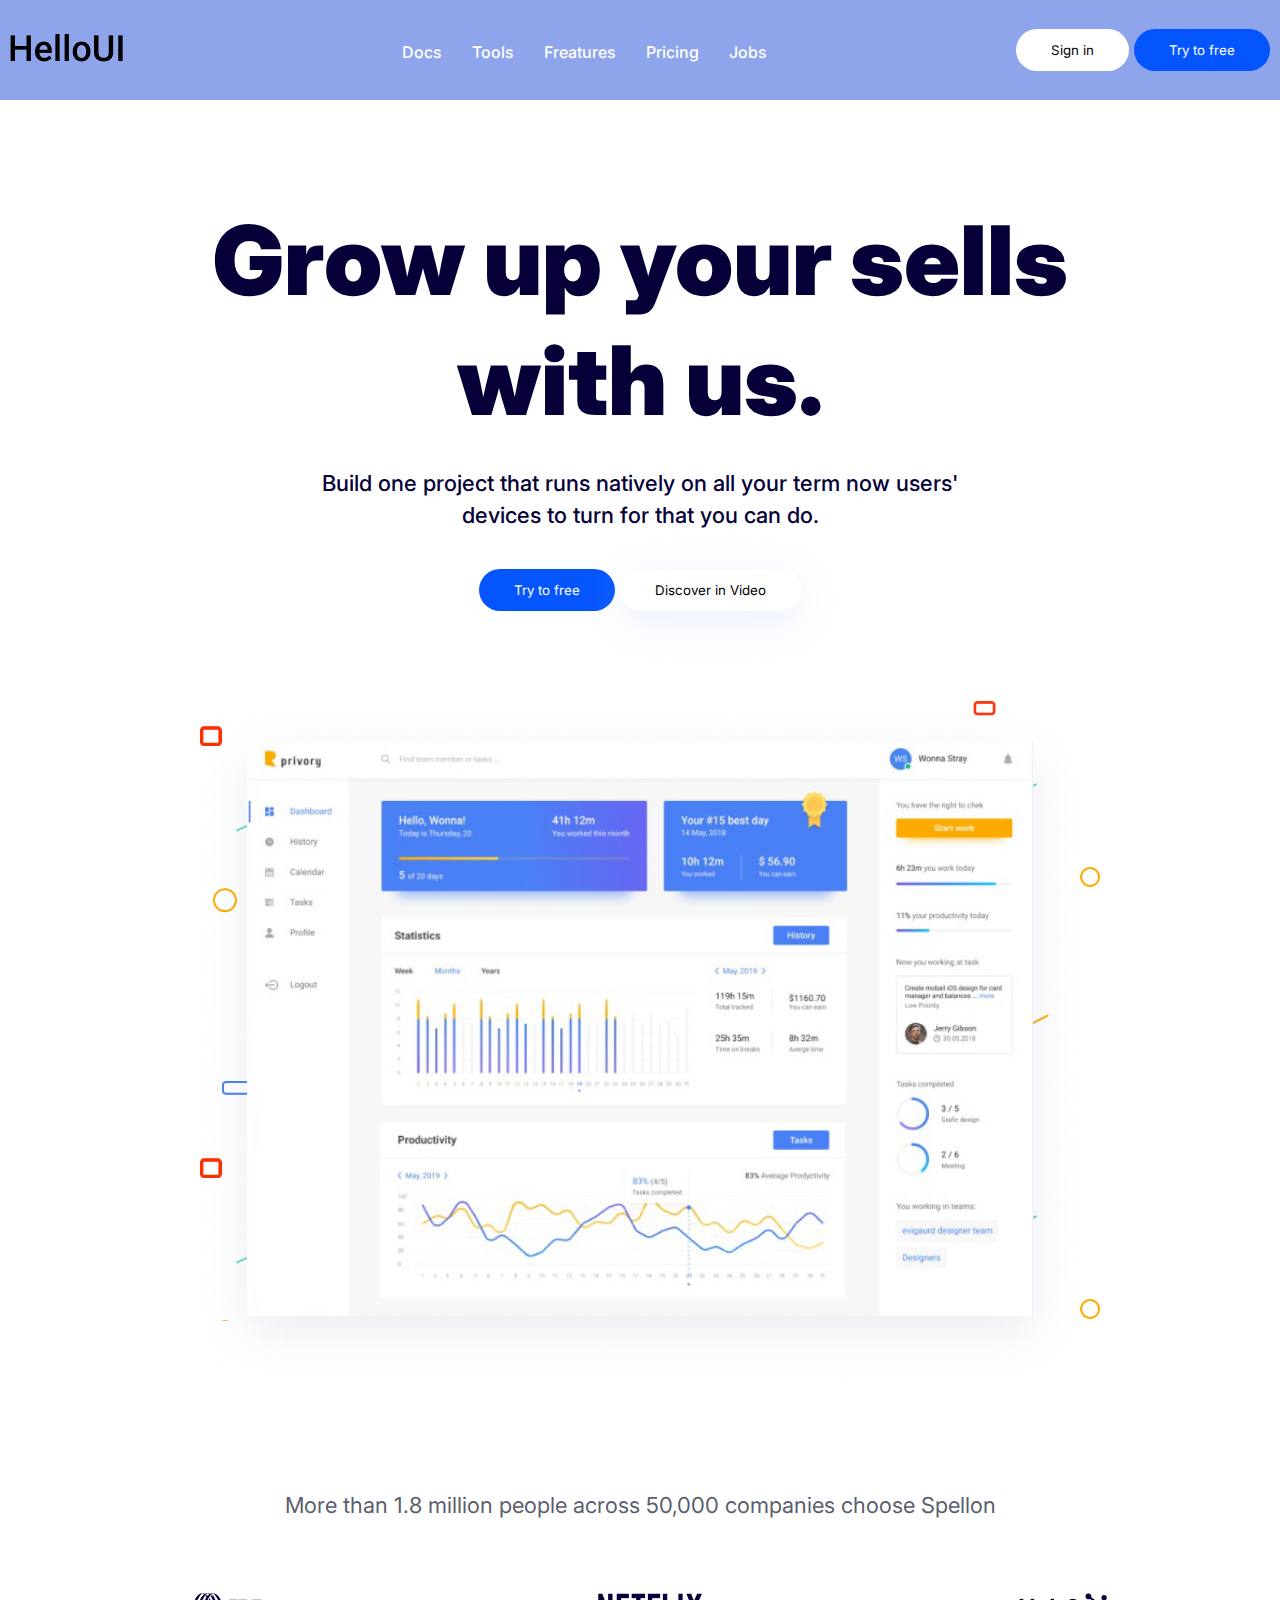
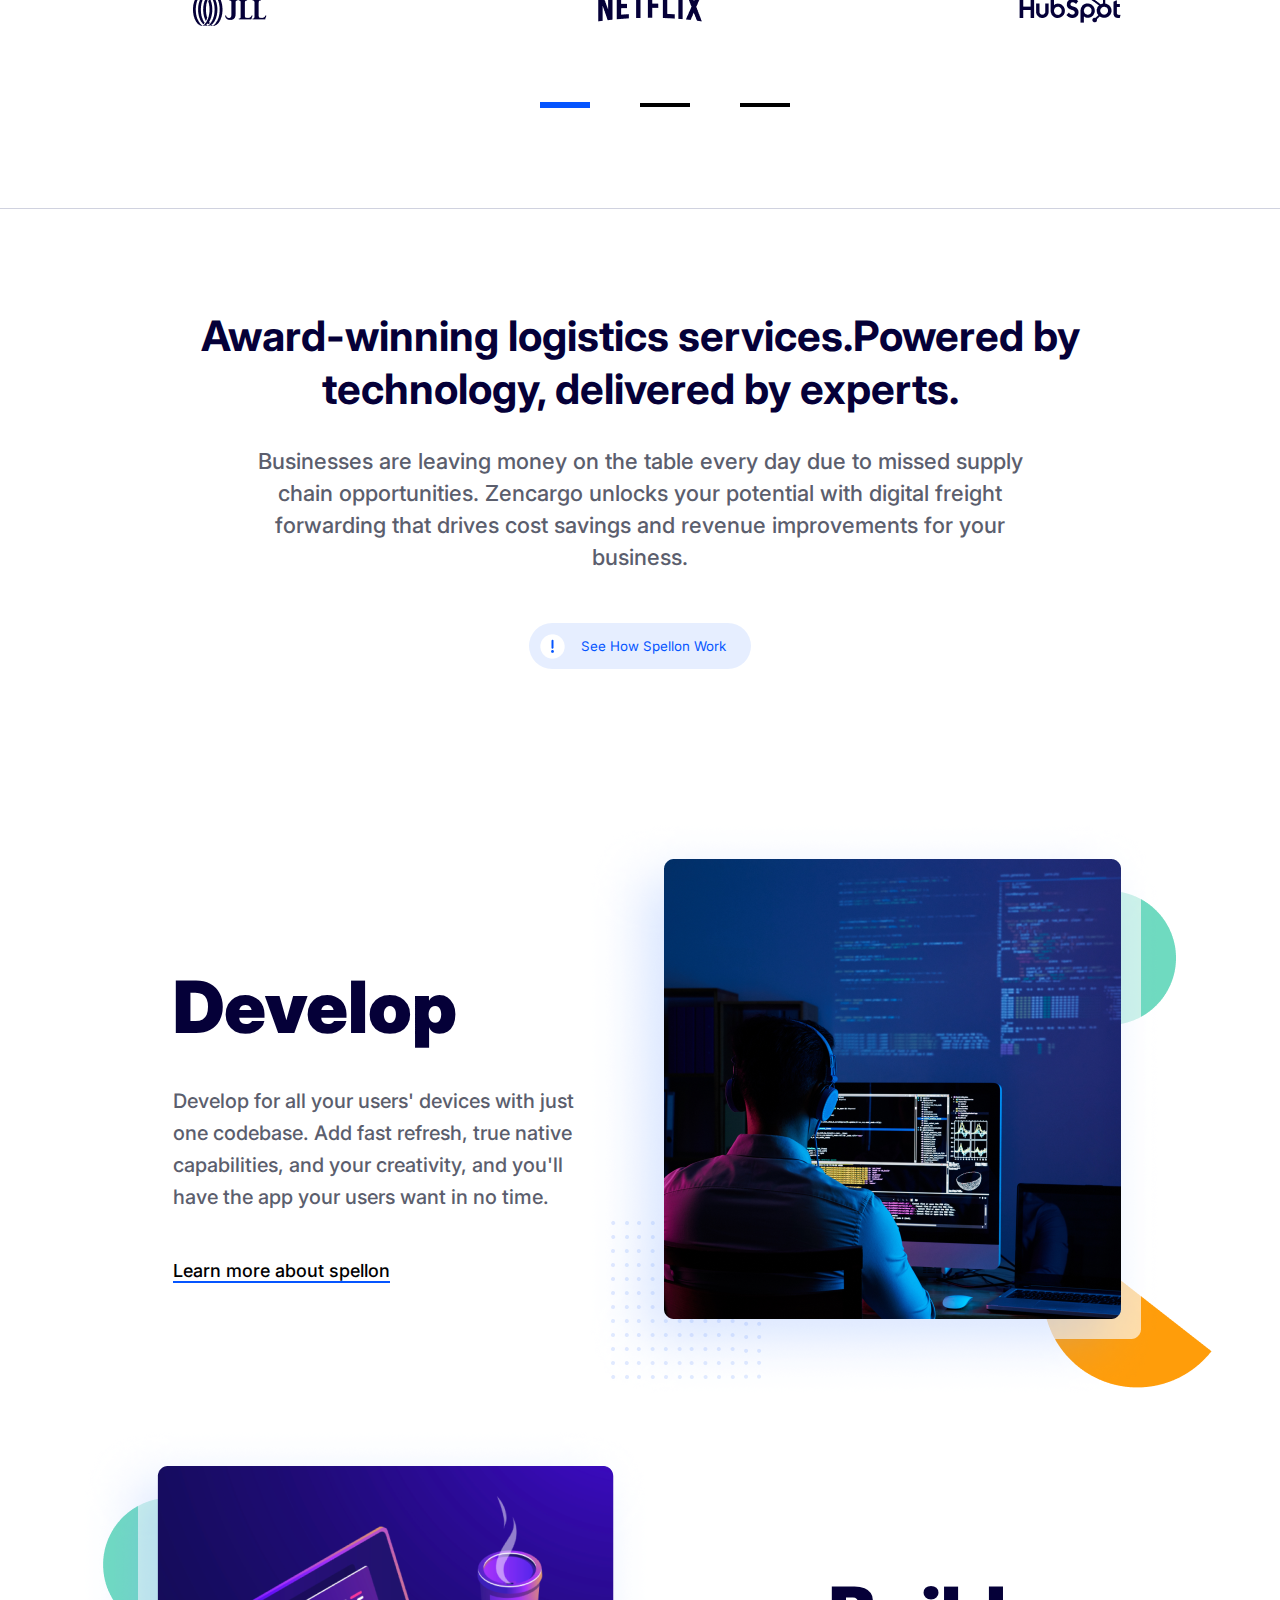
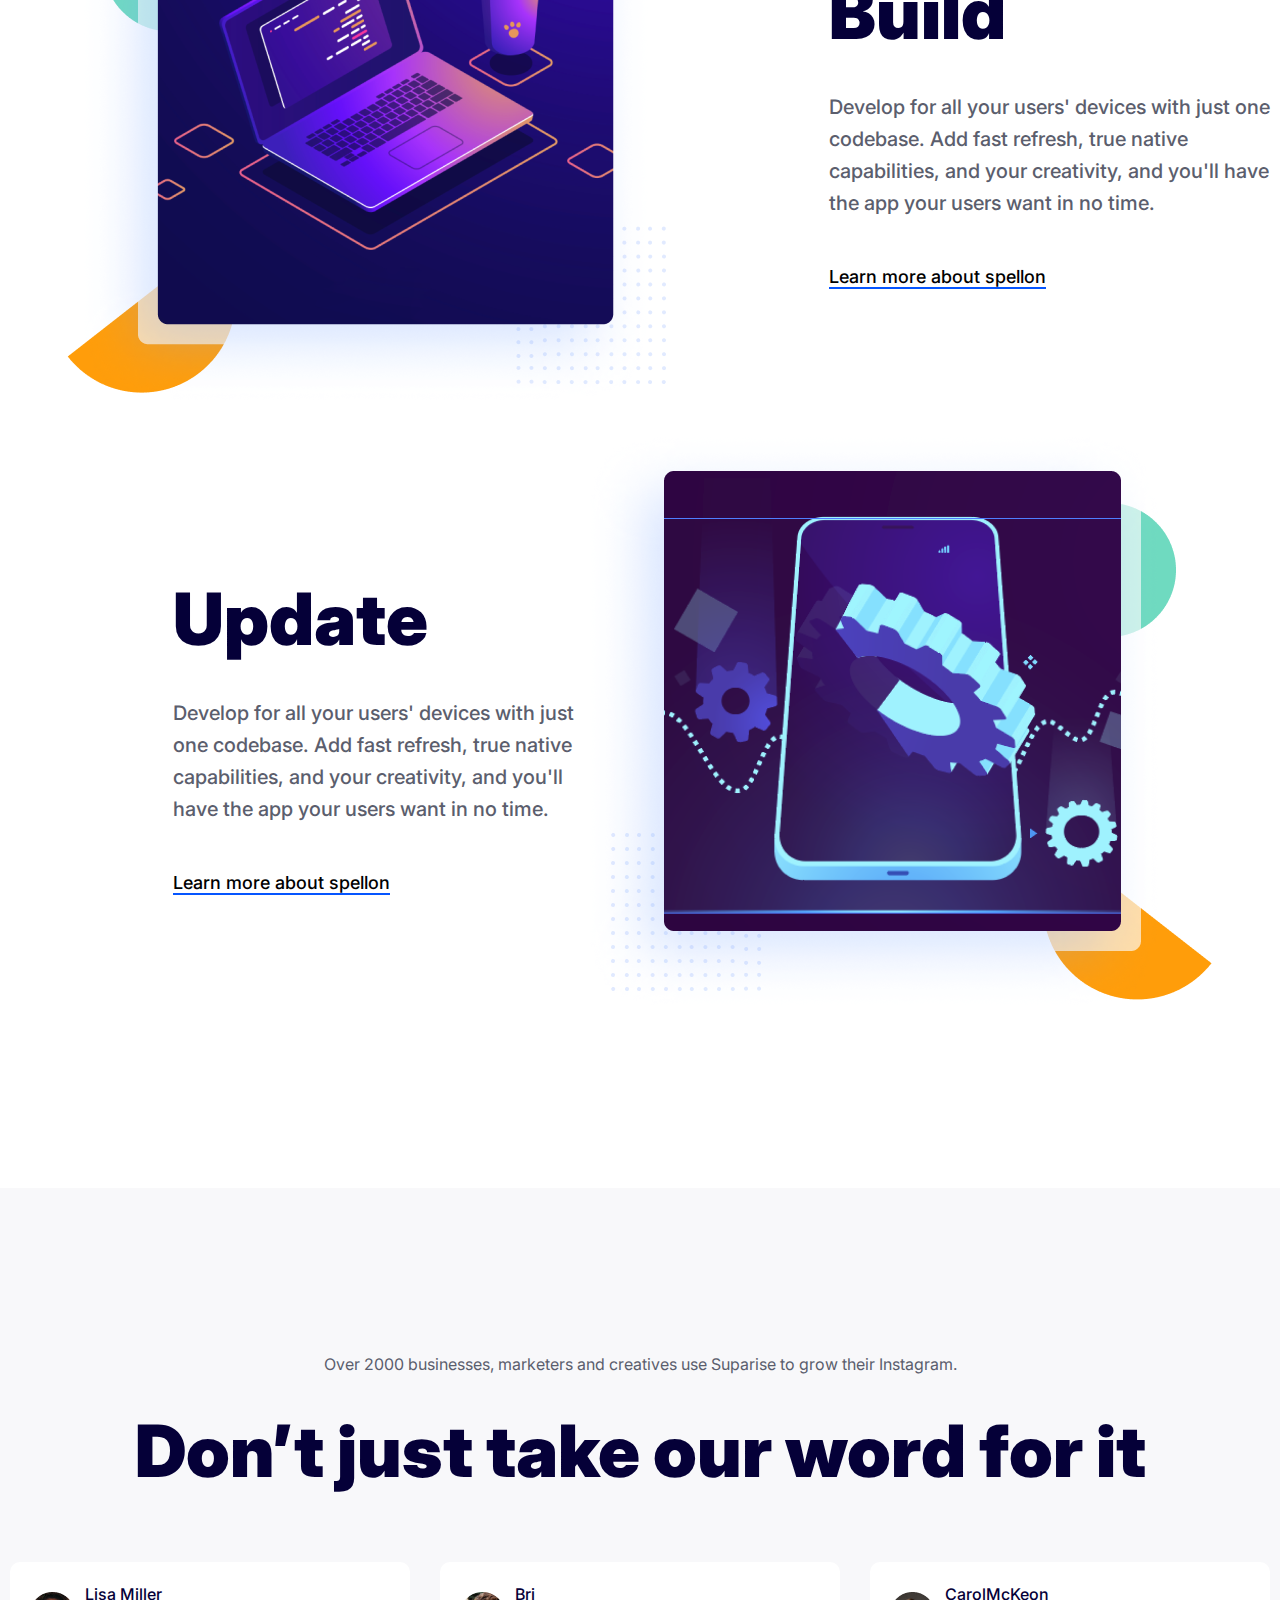
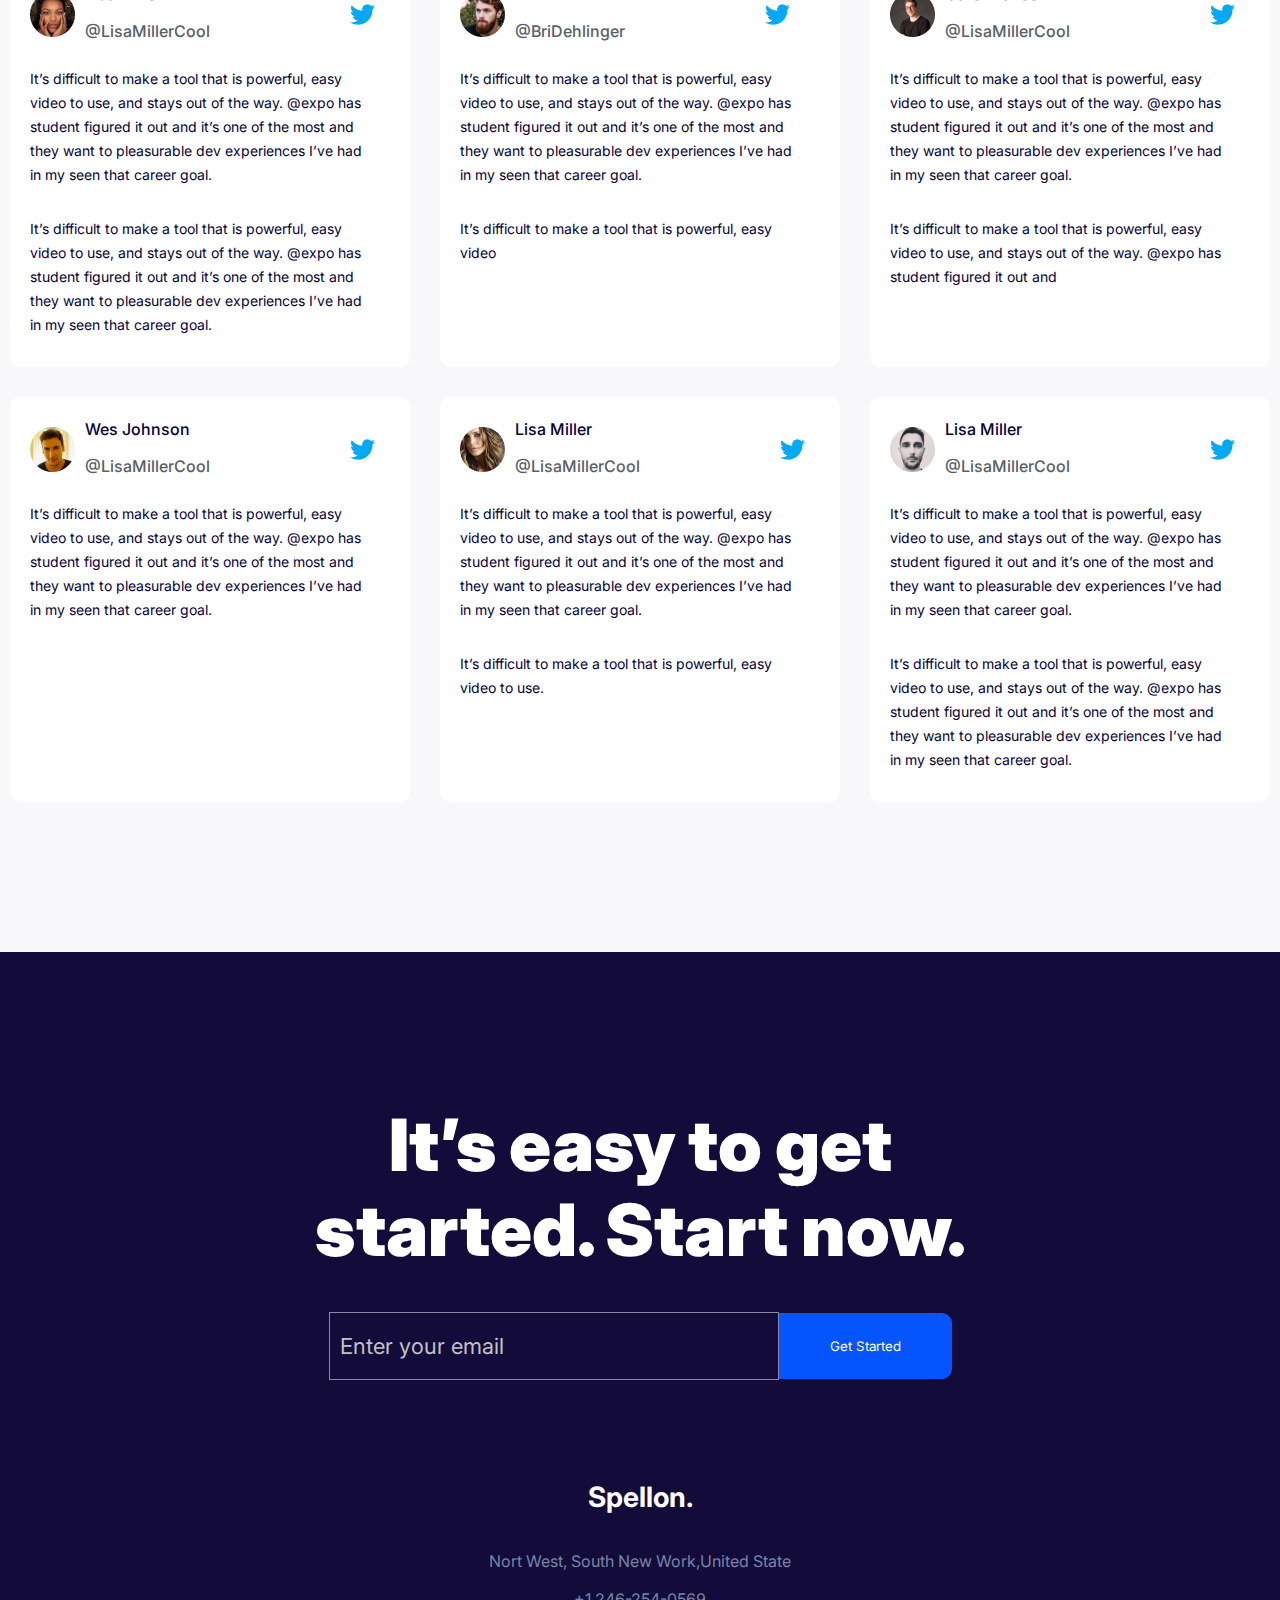
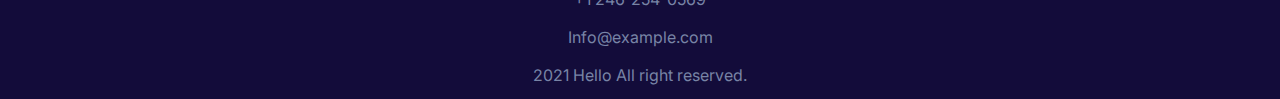
<file: index.html>
<!DOCTYPE html><html lang="en"><head><meta charset="UTF-8"><meta http-equiv="X-UA-Compatible" content="IE=edge"><meta name="viewport" content="width=device-width,initial-scale=1"><title>N-P</title><link rel="preconnect" href="https://fonts.googleapis.com"><link rel="preconnect" href="https://fonts.gstatic.com" crossorigin><link href="https://fonts.googleapis.com/css2?family=Inter:wght@400;500;700&display=swap" rel="stylesheet"><link rel="stylesheet" href="css/main.min.css"></head><body><div class="wrapper"><header class="header"><div class="container"><div class="header__body"><a class="header__logo" href="#"><img class="header__logo-img" src="img/logo.png" alt="logo"></a><div class="header__burger"><span></span></div><nav class="header__menu"><ul class="header__list"><li class="header__item"><a class="header__link" href="#docs">Docs</a></li><li class="header__item"><a class="header__link" href="#tools">Tools</a></li><li class="header__item"><a class="header__link" href="#freatures">Freatures</a></li><li class="header__item"><a class="header__link" href="#pricing">Pricing</a></li><li class="header__item"><a class="header__link" href="#jobs">Jobs</a></li></ul></nav><div class="header__btn"><button class="header__sign"><a class="header__sign-link" href="#">Sign in</a></button> <button class="header__try"><a class="header__try-link" href="#">Try to free</a></button></div></div></div></header><main id="docs" class="main"><section class="sell"><div class="container"><h2 class="sell__title">Grow up your sells with us.</h2><p class="sell__text">Build one project that runs natively on all your term now users' devices to turn for that you can do.</p><div class="header__btn"><button class="header__try"><a class="header__try-link" href="#">Try to free</a></button> <button class="header__sign"><a class="header__sign-link" href="#">Discover in Video</a></button></div><div class="sell__item"><img class="sell__img" src="img/sell-main.png" alt="sell"></div><h4 class="sell__subtitle">More than 1.8 million people across 50,000 companies choose Spellon</h4><div class="sell__slider"><a class="sell__logo" href="#"><img class="sell__logo-img" src="img/sell-logo1.png" alt="logo-sell"> </a><a class="sell__logo" href="#"><img class="sell__logo-img" src="img/sell-logo2.png" alt="logo-sell"> </a><a class="sell__logo" href="#"><img class="sell__logo-img" src="img/sell-logo3.png" alt="logo-sell"> </a><a class="sell__logo" href="#"><img class="sell__logo-img" src="img/sell-logo4.png" alt="logo-sell"> </a><a class="sell__logo" href="#"><img class="sell__logo-img" src="img/sell-logo5.png" alt="logo-sell"> </a><a class="sell__logo" href="#"><img class="sell__logo-img" src="img/sell-logo6.png" alt="logo-sell"> </a><a class="sell__logo" href="#"><img class="sell__logo-img" src="img/sell-logo4.png" alt="logo-sell"> </a><a class="sell__logo" href="#"><img class="sell__logo-img" src="img/sell-logo5.png" alt="logo-sell"> </a><a class="sell__logo" href="#"><img class="sell__logo-img" src="img/sell-logo6.png" alt="logo-sell"></a></div></div></section><section id="tools" class="services"><div class="container"><h3 class="services__title">Award-winning logistics services.Powered by technology, delivered by experts.</h3><p class="services__text">Businesses are leaving money on the table every day due to missed supply chain opportunities. Zencargo unlocks your potential with digital freight forwarding that drives cost savings and revenue improvements for your business.</p><button class="services__btn"><a class="services__btn-link" href="#">See How Spellon Work</a></button><div class="services__box"><div class="services__info"><h3 class="services__info-title">Develop</h3><p class="services__info-text">Develop for all your users' devices with just one codebase. Add fast refresh, true native capabilities, and your creativity, and you'll have the app your users want in no time.</p><a class="services__info-link" href="#">Learn more about spellon</a></div><img class="services__img" src="img/services1.png" alt="services"></div><div class="services__box"><img class="services__img" src="img/services2.png" alt="services"><div class="services__info"><h3 class="services__info-title">Build</h3><p class="services__info-text">Develop for all your users' devices with just one codebase. Add fast refresh, true native capabilities, and your creativity, and you'll have the app your users want in no time.</p><a class="services__info-link" href="#">Learn more about spellon</a></div></div><div class="services__box"><div class="services__info"><h3 class="services__info-title">Update</h3><p class="services__info-text">Develop for all your users' devices with just one codebase. Add fast refresh, true native capabilities, and your creativity, and you'll have the app your users want in no time.</p><a class="services__info-link" href="#">Learn more about spellon</a></div><img class="services__img" src="img/services3.png" alt="services"></div></div></section><section id="freatures" class="review"><div class="container"><h5 class="review__subtitle">Over 2000 businesses, marketers and creatives use Suparise to grow their Instagram.</h5><h2 class="review__title">Don’t just take our word for it</h2><div class="review__inner"><div class="review__box"><div class="review__box-header"><img class="review__box-img" src="img/review1.png" alt="review-logo"><div class="review__box-inner"><p class="review__box-title">Lisa Miller</p><p class="review__box-subtitle">@LisaMillerCool</p></div><img class="review__box-logo" src="img/review-social.png" alt="social-logo"></div><p class="review__box-text">It’s difficult to make a tool that is powerful, easy video to use, and stays out of the way. @expo has student figured it out and it’s one of the most and they want to pleasurable dev experiences I’ve had in my seen that career goal.</p><p class="review__box-text">It’s difficult to make a tool that is powerful, easy video to use, and stays out of the way. @expo has student figured it out and it’s one of the most and they want to pleasurable dev experiences I’ve had in my seen that career goal.</p></div><div class="review__box"><div class="review__box-header"><img class="review__box-img" src="img/review2.png" alt="review-logo"><div class="review__box-inner"><p class="review__box-title">Bri</p><p class="review__box-subtitle">@BriDehlinger</p></div><img class="review__box-logo" src="img/review-social.png" alt="social-logo"></div><p class="review__box-text">It’s difficult to make a tool that is powerful, easy video to use, and stays out of the way. @expo has student figured it out and it’s one of the most and they want to pleasurable dev experiences I’ve had in my seen that career goal.</p><p class="review__box-text">It’s difficult to make a tool that is powerful, easy video</p></div><div class="review__box"><div class="review__box-header"><img class="review__box-img" src="img/review3.png" alt="review-logo"><div class="review__box-inner"><p class="review__box-title">CarolMcKeon</p><p class="review__box-subtitle">@LisaMillerCool</p></div><img class="review__box-logo" src="img/review-social.png" alt="social-logo"></div><p class="review__box-text">It’s difficult to make a tool that is powerful, easy video to use, and stays out of the way. @expo has student figured it out and it’s one of the most and they want to pleasurable dev experiences I’ve had in my seen that career goal.</p><p class="review__box-text">It’s difficult to make a tool that is powerful, easy video to use, and stays out of the way. @expo has student figured it out and</p></div><div class="review__box"><div class="review__box-header"><img class="review__box-img" src="img/review4.png" alt="review-logo"><div class="review__box-inner"><p class="review__box-title">Wes Johnson</p><p class="review__box-subtitle">@LisaMillerCool</p></div><img class="review__box-logo" src="img/review-social.png" alt="social-logo"></div><p class="review__box-text">It’s difficult to make a tool that is powerful, easy video to use, and stays out of the way. @expo has student figured it out and it’s one of the most and they want to pleasurable dev experiences I’ve had in my seen that career goal.</p></div><div class="review__box"><div class="review__box-header"><img class="review__box-img" src="img/review5.png" alt="review-logo"><div class="review__box-inner"><p class="review__box-title">Lisa Miller</p><p class="review__box-subtitle">@LisaMillerCool</p></div><img class="review__box-logo" src="img/review-social.png" alt="social-logo"></div><p class="review__box-text">It’s difficult to make a tool that is powerful, easy video to use, and stays out of the way. @expo has student figured it out and it’s one of the most and they want to pleasurable dev experiences I’ve had in my seen that career goal.</p><p class="review__box-text">It’s difficult to make a tool that is powerful, easy video to use.</p></div><div class="review__box"><div class="review__box-header"><img class="review__box-img" src="img/review6.png" alt="review-logo"><div class="review__box-inner"><p class="review__box-title">Lisa Miller</p><p class="review__box-subtitle">@LisaMillerCool</p></div><img class="review__box-logo" src="img/review-social.png" alt="social-logo"></div><p class="review__box-text">It’s difficult to make a tool that is powerful, easy video to use, and stays out of the way. @expo has student figured it out and it’s one of the most and they want to pleasurable dev experiences I’ve had in my seen that career goal.</p><p class="review__box-text">It’s difficult to make a tool that is powerful, easy video to use, and stays out of the way. @expo has student figured it out and it’s one of the most and they want to pleasurable dev experiences I’ve had in my seen that career goal.</p></div></div></div></section></main><footer id="pricing" class="footer"><div class="container"><h2 class="footer__title">It’s easy to get started. Start now.</h2><div class="footer__box"><input class="footer__input" type="text" placeholder="Enter your email"> <button class="footer__btn"><a class="footer__btn-link" href="#">Get Started</a></button></div><h5 id="jobs" class="footer__subtitle jobs" data-goto=".jobs">Spellon.</h5><p class="footer__text">Nort West, South New Work,United State</p><a class="footer__tel" type="tel:12462540569">+1 246-254-0569</a> <a class="footer__mail" type="mailto:Info@example.com">Info@example.com</a><p class="footer__text">2021 Hello All right reserved.</p></div></footer></div><script src="js/main.js"></script></body></html>
</file>
<file: css/main.min.css>
*{padding:0;margin:0;border:0}*,::after,:before{-webkit-box-sizing:border-box;box-sizing:border-box}:active,:focus,a:active,a:focus{outline:0}aside,footer,header,nav{display:block}body,html{width:100%;line-height:1;-ms-text-size-adjust:100%;-moz-text-size-adjust:100%;-webkit-text-size-adjust:100%;font:500 22px/32px "Inter",sans-serif;height:100%;color:#050038}button,input,textarea{font-family:inherit}input::-ms-clear{display:none}button{cursor:pointer}button::-moz-focus-inner{padding:0;border:0}a,a:hover,a:visited{text-decoration:none}ul li{list-style:none}img{vertical-align:top}h1,h2,h3,h4,h5,h6{font-size:inherit;font-weight:400}a{color:inherit}.wrapper{min-height:100%;display:-webkit-box;display:-ms-flexbox;display:flex;-webkit-box-orient:vertical;-webkit-box-direction:normal;-ms-flex-direction:column;flex-direction:column}.main{-webkit-box-flex:1;-ms-flex:1 1 auto;flex:1 1 auto}.container{max-width:1300px;margin:0 auto;padding:0 10px}.main{padding-top:100px}.header{position:fixed;width:100%;top:0;left:0;z-index:50}.header::before,.sell__item::after{content:"";position:absolute;width:100%;top:0}.header::before{background:#8ea5ec;z-index:3;left:0;height:100%}.header__body{position:relative;display:-webkit-box;display:-ms-flexbox;display:flex;-webkit-box-pack:justify;-ms-flex-pack:justify;justify-content:space-between;height:100px;-webkit-box-align:center;-ms-flex-align:center;align-items:center}.header__logo{position:relative;z-index:5}.header__burger,.slick-slide.slick-loading img{display:none}.header__list{display:-webkit-box;display:-ms-flexbox;display:flex;z-index:3;position:relative}.header__item{margin-left:30px}.header__link{font-size:16px;line-height:19px;color:#fff}.header__btn{position:relative;z-index:3;font-size:19px}.header__sign,.header__try{padding:13px 35px;border-radius:30px}.header__sign{background:#fff}.header__try{background:#0555ff;color:#fff}.sell{padding-top:100px;border-bottom:1px solid #d0d2df}.sell__title{text-align:center;font-weight:900;font-size:96px;line-height:120px;max-width:950px;margin:0 auto 27px}.sell__text{max-width:700px;text-align:center;margin:0 auto 38px}.sell .header__btn{text-align:center;margin:0 auto 90px}.sell .header__sign{-webkit-box-shadow:0 10px 40px rgba(176,201,253,.3);box-shadow:0 10px 40px rgba(176,201,253,.3)}.sell__img{width:100%;display:block;margin:0 auto 100px;z-index:3;position:relative}.sell__item{max-width:900px;margin:0 auto;position:relative}.sell__item::after{background:url(../img/sell-bg.png);background-position:center top;background-size:contain;height:90%;left:10px;right:0;bottom:0;z-index:2}.sell__subtitle{text-align:center;color:#5b5e6d;margin-bottom:25px}.sell__slider{-webkit-box-align:center;-ms-flex-align:center;align-items:center;text-align:center;margin:0 auto}.sell__logo{display:inline-block;margin:5px 10px}.sell__logo-img{margin:10px auto}.services{margin-bottom:150px}.services__title{padding-top:100px;max-width:890px;font-weight:700;font-size:42px;line-height:53px;margin:0 auto 30px;text-align:center}.services__text{text-align:center;max-width:770px;margin:0 auto 50px;color:#5b5e6d}.services__btn{display:block;margin:0 auto 150px;padding:15px 25px 15px 52px;background:rgba(5,85,255,.1);border-radius:30px;position:relative}.services__btn::before{content:"";position:absolute;background:url(../img/services-btn.png);left:10px;top:10px;height:27px;width:27px}.services__btn-link{color:#0555ff}.services__box{display:-webkit-box;display:-ms-flexbox;display:flex;-webkit-box-pack:justify;-ms-flex-pack:justify;justify-content:space-between;-webkit-box-align:center;-ms-flex-align:center;align-items:center}.services__info{margin-left:163px}.services__info-title{margin-bottom:33px;font-weight:900;font-size:72px;line-height:91px}.services__info-text{max-width:500px;color:#5b5e6d;font-size:20px;line-height:32px;margin-bottom:40px}.services__info-link{font-weight:500;font-size:18px;line-height:22px;color:#000;border-bottom:2px solid #0555ff}.review{background:#f8f8fa;padding-bottom:150px}.review__subtitle{padding-top:160px;margin-bottom:30px;color:#5b5e6d;font-size:16px;line-height:32px;text-align:center}.review__title{font-weight:900;font-size:72px;line-height:82px;text-align:center;margin-bottom:70px}.review__inner{display:grid;grid-template-columns:repeat(3,1fr);gap:30px}.review__box{background:#fff;max-width:420px;border-radius:10px}.review__box-header{display:-webkit-box;display:-ms-flexbox;display:flex;-webkit-box-pack:start;-ms-flex-pack:start;justify-content:start;-webkit-box-align:center;-ms-flex-align:center;align-items:center;padding:20px}.review__box-inner{display:block;margin-right:140px}.review__box-img{margin-right:10px}.review__box-title{font-weight:500;font-size:16px;line-height:24px;margin-bottom:9px}.review__box-subtitle{color:#596068;font-size:16px;cursor:pointer}.review__box-logo{cursor:pointer;display:block}.review__box-text{padding:0 40px 30px 20px;font-weight:400;font-size:14px;line-height:24px}.footer{background:#130c3a}.footer__title{padding-top:150px;color:#fff;max-width:660px;margin:0 auto 40px;font-weight:900;font-size:72px;line-height:85px;text-align:center}.footer__box{text-align:center;-webkit-box-align:center;-ms-flex-align:center;align-items:center;display:-webkit-box;display:-ms-flexbox;display:flex;-webkit-box-orient:horizontal;-webkit-box-direction:normal;-ms-flex-direction:row;flex-direction:row;-webkit-box-pack:center;-ms-flex-pack:center;justify-content:center;margin-bottom:100px}.footer__input{font:400 22px/32px "Inter",sans-serif;background:0 0;width:450px;height:68px;color:#c1c1c1;padding:0 10px;border:1px solid rgba(255,255,255,.5)}.footer__input::-webkit-input-placeholder{font:400 22px/32px "Inter",sans-serif;color:#c1c1c1}.footer__input::-moz-placeholder{font:400 22px/32px "Inter",sans-serif;color:#c1c1c1}.footer__input:-ms-input-placeholder{font:400 22px/32px "Inter",sans-serif;color:#c1c1c1}.footer__input::-ms-input-placeholder{font:400 22px/32px "Inter",sans-serif;color:#c1c1c1}.footer__input::placeholder{font:400 22px/32px "Inter",sans-serif;color:#c1c1c1}.footer__btn{background:#0555ff;border:1px solid #0555ff;padding:24px 50px;border-bottom-right-radius:10px;border-top-right-radius:10px}.footer__btn-link{color:#fff}.footer__subtitle{text-align:center;font-weight:700;font-size:28px;line-height:34px;color:#fff;margin-bottom:33px}.footer__mail,.footer__tel,.footer__text{text-align:center;color:#7884a6;font-weight:400;font-size:16px;line-height:28px;margin-bottom:10px}.footer__mail,.footer__tel,.slick-slide img{display:block}.slick-arrow{font-size:0}.slick-dots{-webkit-box-pack:center;-ms-flex-pack:center;justify-content:center;display:-webkit-box;display:-ms-flexbox;display:flex}.slick-dots li{margin-left:50px}.slick-dots li.slick-active button{background:#0555ff;height:6px}.slick-dots button{background:#000;font-size:0;width:50px;height:4px;cursor:pointer;margin-bottom:100px}.slick-list,.slick-slider{position:relative;display:block}.slick-slider{-webkit-box-sizing:border-box;box-sizing:border-box;-webkit-touch-callout:none;-webkit-user-select:none;-moz-user-select:none;-ms-user-select:none;user-select:none;-ms-touch-action:pan-y;touch-action:pan-y;-webkit-tap-highlight-color:transparent}.slick-list{overflow:hidden;margin:0;padding:0}.slick-list:focus{outline:0}.slick-list.dragging{cursor:pointer;cursor:hand}.slick-slider .slick-list,.slick-slider .slick-track{-webkit-transform:translate3d(0,0,0);-ms-transform:translate3d(0,0,0);transform:translate3d(0,0,0)}.slick-track{position:relative;left:0;top:0;display:block;margin-left:auto;margin-right:auto}.slick-track:after,.slick-track:before{content:"";display:table}.slick-track:after{clear:both}.slick-loading .slick-track{visibility:hidden}.slick-slide{float:left;height:100%;min-height:1px;display:none}[dir=rtl] .slick-slide{float:right}.slick-slide.dragging img{pointer-events:none}.slick-initialized .slick-slide{display:block}.slick-loading .slick-slide{visibility:hidden}.slick-vertical .slick-slide{display:block;height:auto;border:1px solid transparent}.slick-arrow.slick-hidden{display:none}@media (max-width:1250px){.services__info{margin-left:10px}.review__inner{display:grid;grid-template-columns:repeat(2,1fr);gap:30px;justify-items:center}}@media (max-width:1050px){.services__box{margin-bottom:50px}.services__img{max-width:50%}}@media (max-width:850px){.review__inner{display:block;text-align:center}.header__item{margin-left:19px}}@media (max-width:768px){.main{padding-top:60px}.services__info-title{font-size:50px}.header__burger{-webkit-box-ordinal-group:3;-ms-flex-order:2;order:2;display:block;position:relative;width:30px;height:20px;z-index:3}.header__burger span,.header__burger::after,.header__burger::before,.header__menu{left:0;-webkit-transition:all .3s ease 0s;-o-transition:all .3s ease 0s;transition:all .3s ease 0s}.header__menu{position:fixed;top:-100%;width:100%;height:100%;color:#fff;background-color:#8ea5ec;opacity:.95;padding:80px 0 0;overflow:auto}.header__body{height:60px}.header__logo-img{max-width:80%}.header__list{display:block;text-align:center}.header__list li{font-size:22px;margin-left:0;padding:15px;margin-bottom:20px;font-weight:900}.header__burger span,.header__burger::after,.header__burger::before{position:absolute;background-color:#fff;width:30px;height:2px}.header__burger::after,.header__burger::before{content:""}.header__burger::before,.header__menu.active{top:0}.header__burger::after{bottom:0}.header__burger span{top:9px}.header__burger.active::before{-webkit-transform:rotate(45deg);-ms-transform:rotate(45deg);transform:rotate(45deg);top:9px}.header__burger.active::after{-webkit-transform:rotate(-45deg);-ms-transform:rotate(-45deg);transform:rotate(-45deg);bottom:9px}.header__burger.active span{-webkit-transform:scale(0);-ms-transform:scale(0);transform:scale(0)}body.lock{overflow:hidden}.sell{padding-top:15px}.services__box{-ms-flex-wrap:wrap-reverse;flex-wrap:wrap-reverse;-webkit-box-pack:center;-ms-flex-pack:center;justify-content:center;margin-bottom:50px}.services__img{max-width:72%}.services__box:nth-child(odd){-ms-flex-wrap:wrap;flex-wrap:wrap}.slick-dots li{margin-left:5px}.slick-dots button{width:30px}.review__title{font-size:55px}.review{padding-bottom:0}.header__link{font-size:30px;font-weight:500}}@media (max-width:700px){.footer__title{font-size:55px;padding-top:100px}.footer__box{-ms-flex-wrap:wrap;flex-wrap:wrap}.footer__input{margin-bottom:20px}.footer__btn{border-radius:10px}}@media (max-width:600px){.sell__title{font-size:55px;line-height:100px}.slick-dots li{margin-left:15px}}@media (max-width:500px){.header__sign,.header__try{padding:13px}.sell__title{font-size:40px;line-height:70px}.sell__text{font-size:18px}}@media (max-width:450px){.header__btn{display:none}.services__title{font-size:30px}.services__btn{margin-bottom:77px}.services__info-title{font-size:40px;margin-bottom:0}.review__box-inner{margin-right:90px}}@media (max-width:400px){.review__box-inner{margin-right:50px}.footer__title{padding-top:90px;font-size:45px}.footer__input{width:100%}}
</file>
